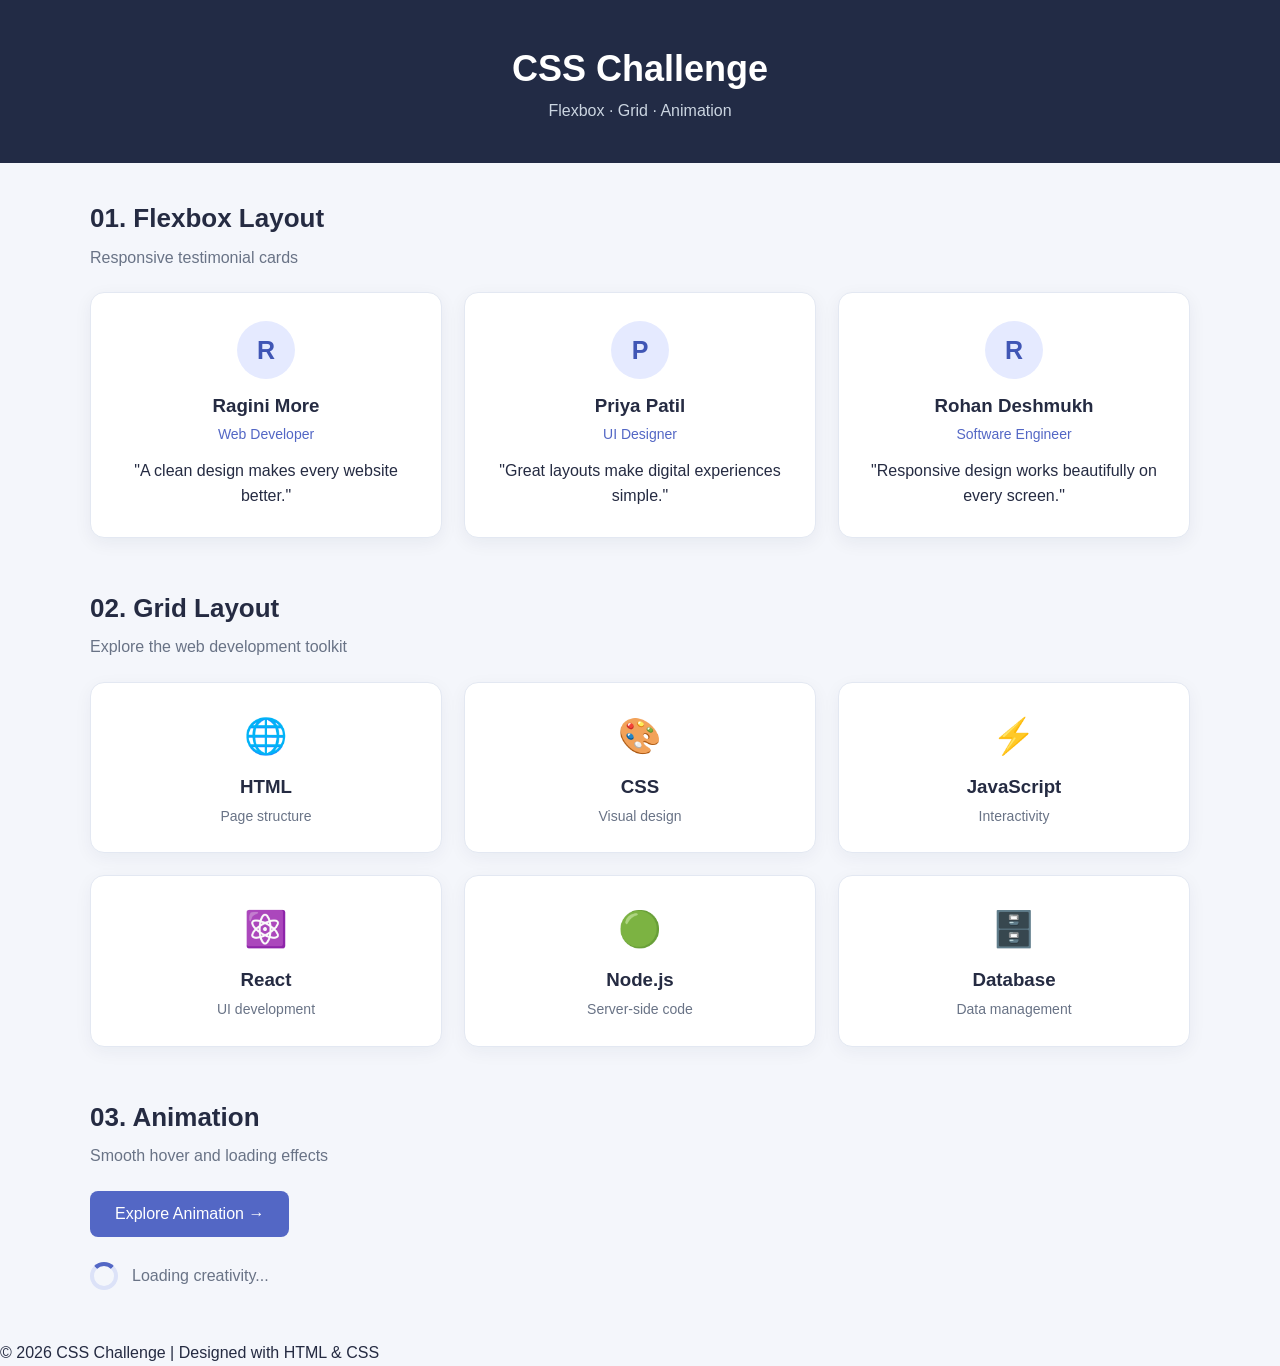
<file: css-challenge/index.html>
<!DOCTYPE html>
<html lang="en">
<head>
    <meta charset="UTF-8">
    <meta name="viewport" content="width=device-width, initial-scale=1.0">
    <title>CSS Challenge</title>
    <link rel="stylesheet" href="style.css">
</head>
<body>

    <header class="header">
        <h1>CSS Challenge</h1>
        <p>Flexbox · Grid · Animation</p>
    </header>

    <main>
        <!-- Flexbox challenge -->
        <section class="section">
            <h2>01. Flexbox Layout</h2>
            <p class="subtitle">Responsive testimonial cards</p>

            <div class="testimonial-container">
                <article class="testimonial-card">
                    <div class="avatar">R</div>
                    <h3>Ragini More</h3>
                    <p class="role">Web Developer</p>
                    <p>"A clean design makes every website better."</p>
                </article>

                <article class="testimonial-card">
                    <div class="avatar">P</div>
                    <h3>Priya Patil</h3>
                    <p class="role">UI Designer</p>
                    <p>"Great layouts make digital experiences simple."</p>
                </article>

                <article class="testimonial-card">
                    <div class="avatar">R</div>
                    <h3>Rohan Deshmukh</h3>
                    <p class="role">Software Engineer</p>
                    <p>"Responsive design works beautifully on every screen."</p>
                </article>
            </div>
        </section>

        <!-- Grid challenge -->
        <section class="section">
            <h2>02. Grid Layout</h2>
            <p class="subtitle">Explore the web development toolkit</p>

            <div class="grid-container">
                <div class="grid-card">
                    <span>🌐</span><h3>HTML</h3>
                    <p>Page structure</p>
                </div>
                <div class="grid-card">
                    <span>🎨</span><h3>CSS</h3>
                    <p>Visual design</p>
                </div>
                <div class="grid-card">
                    <span>⚡</span><h3>JavaScript</h3>
                    <p>Interactivity</p>
                </div>
                <div class="grid-card">
                    <span>⚛️</span><h3>React</h3>
                    <p>UI development</p>
                </div>
                <div class="grid-card">
                    <span>🟢</span><h3>Node.js</h3>
                    <p>Server-side code</p>
                </div>
                <div class="grid-card">
                    <span>🗄️</span><h3>Database</h3>
                    <p>Data management</p>
                </div>
            </div>
        </section>

        <!-- Animation challenge -->
        <section class="section animation-section">
            <h2>03. Animation</h2>
            <p class="subtitle">Smooth hover and loading effects</p>

            <button class="animated-button" id="animateButton">
                Explore Animation →
            </button>

            <div class="loader-area">
                <div class="spinner"></div>
                <p>Loading creativity...</p>
            </div>
        </section>
    </main>

    <footer>
        <p>© 2026 CSS Challenge | Designed with HTML & CSS</p>
    </footer>

    <script src="script.js"></script>
</body>
</html>
</file>
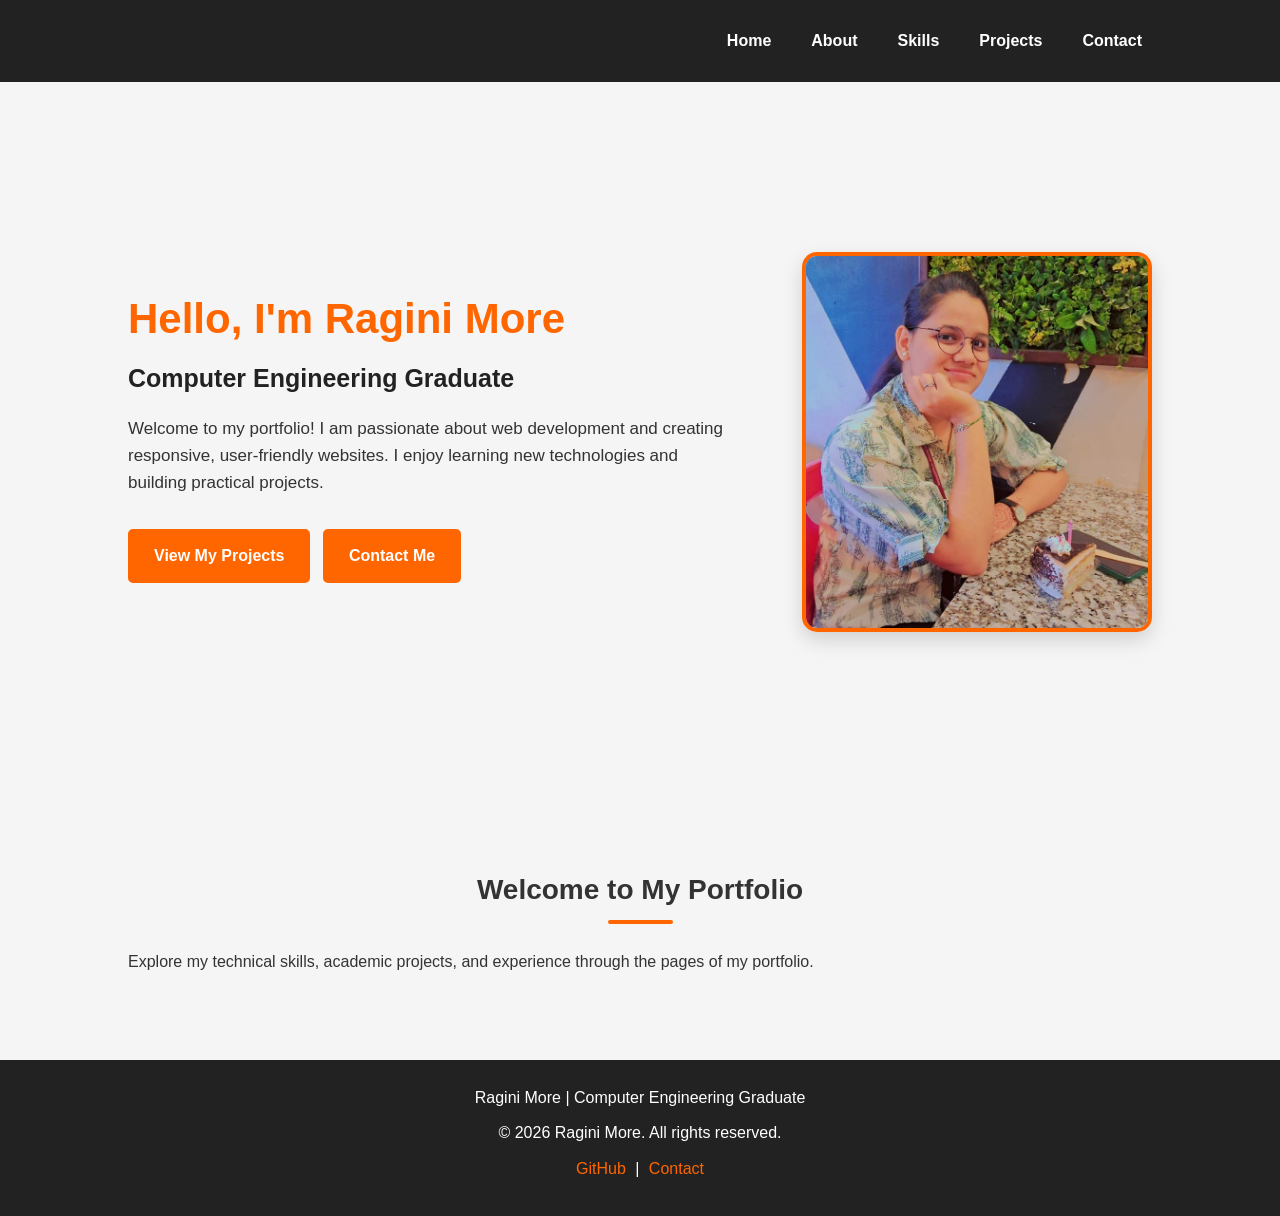
<file: portfolio-website/index.html>
<!DOCTYPE html>
<html lang="en">
<head>
    <meta charset="UTF-8">
    <meta name="viewport" content="width=device-width, initial-scale=1.0">
    <title>Ragini More | Home</title>
    <link rel="stylesheet" href="style.css">
</head>
<body>

    
<header>
    <nav>
        <a href="index.html">Home</a>
        <a href="about.html">About</a>
        <a href="skills.html">Skills</a>
        <a href="projects.html">Projects</a>
        <a href="contact.html">Contact</a>
    </nav>
</header>

    <main>
        <section id="home" class="home">
            <div class="home-content">
                <h1>Hello, I'm Ragini More</h1>
                <h2>Computer Engineering Graduate</h2>

                <p>
                    Welcome to my portfolio! I am passionate about web
                    development and creating responsive, user-friendly
                    websites. I enjoy learning new technologies and
                    building practical projects.
                </p>

                <a href="projects.html" class="button">View My Projects</a>
                <a href="contact.html" class="button">Contact Me</a>
            </div>

            <img
                src="assets/ragini.jpg"
                alt="Ragini More"
                class="ragini-photo"
            >
        </section>

        <section class="gray">
            <h2>Welcome to My Portfolio</h2>
            <p>
                Explore my technical skills, academic projects, and
                experience through the pages of my portfolio.
            </p>
        </section>
    </main>

    <footer>
        <p>Ragini More | Computer Engineering Graduate</p>
        <p>&copy; 2026 Ragini More. All rights reserved.</p>
        <p>
            <a href="https://github.com/raginimore21"
               target="_blank" rel="noopener noreferrer">GitHub</a>
            |
            <a href="contact.html">Contact</a>
        </p>
    </footer>

</body>
</html>
</file>
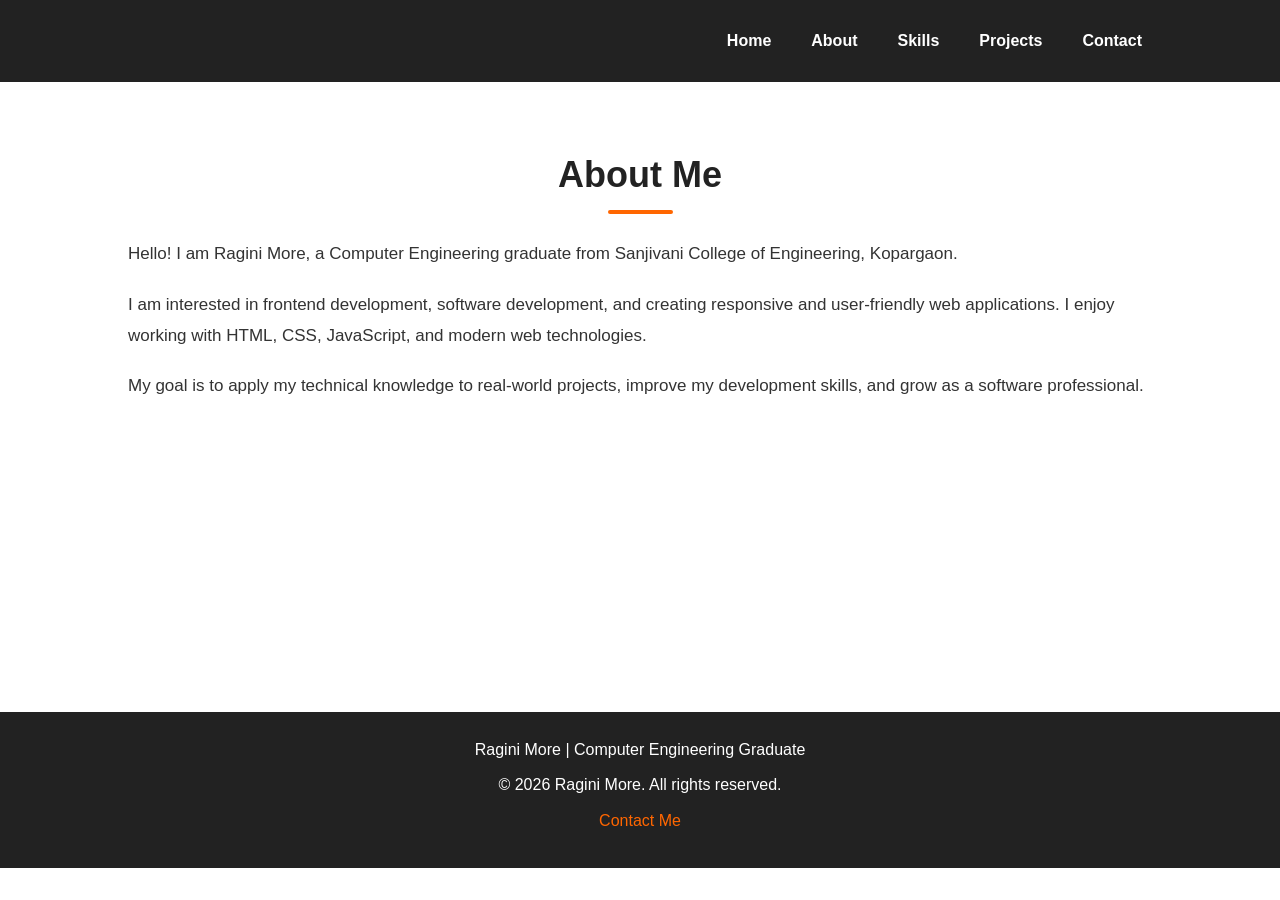
<file: portfolio-website/about.html>
<!DOCTYPE html>
<html lang="en">
<head>
    <meta charset="UTF-8">
    <meta name="viewport" content="width=device-width, initial-scale=1.0">
    <title>Ragini More | About</title>
    <link rel="stylesheet" href="style.css">
</head>
<body>

   
<header>
    <nav>
        <a href="index.html">Home</a>
        <a href="about.html">About</a>
        <a href="skills.html">Skills</a>
        <a href="projects.html">Projects</a>
        <a href="contact.html">Contact</a>
    </nav>
</header>

    <main>
        <section id="about" class="about">
            <h1>About Me</h1>

            <p>
                Hello! I am Ragini More, a Computer Engineering graduate
                from Sanjivani College of Engineering, Kopargaon.
            </p>

            <p>
                I am interested in frontend development, software
                development, and creating responsive and user-friendly
                web applications. I enjoy working with HTML, CSS,
                JavaScript, and modern web technologies.
            </p>

            <p>
                My goal is to apply my technical knowledge to real-world
                projects, improve my development skills, and grow as a
                software professional.
            </p>

          

        
    </main>

    <footer>
        <p>Ragini More | Computer Engineering Graduate</p>
        <p>&copy; 2026 Ragini More. All rights reserved.</p>
        <p><a href="contact.html">Contact Me</a></p>
    </footer>

</body>
</html>
</file>
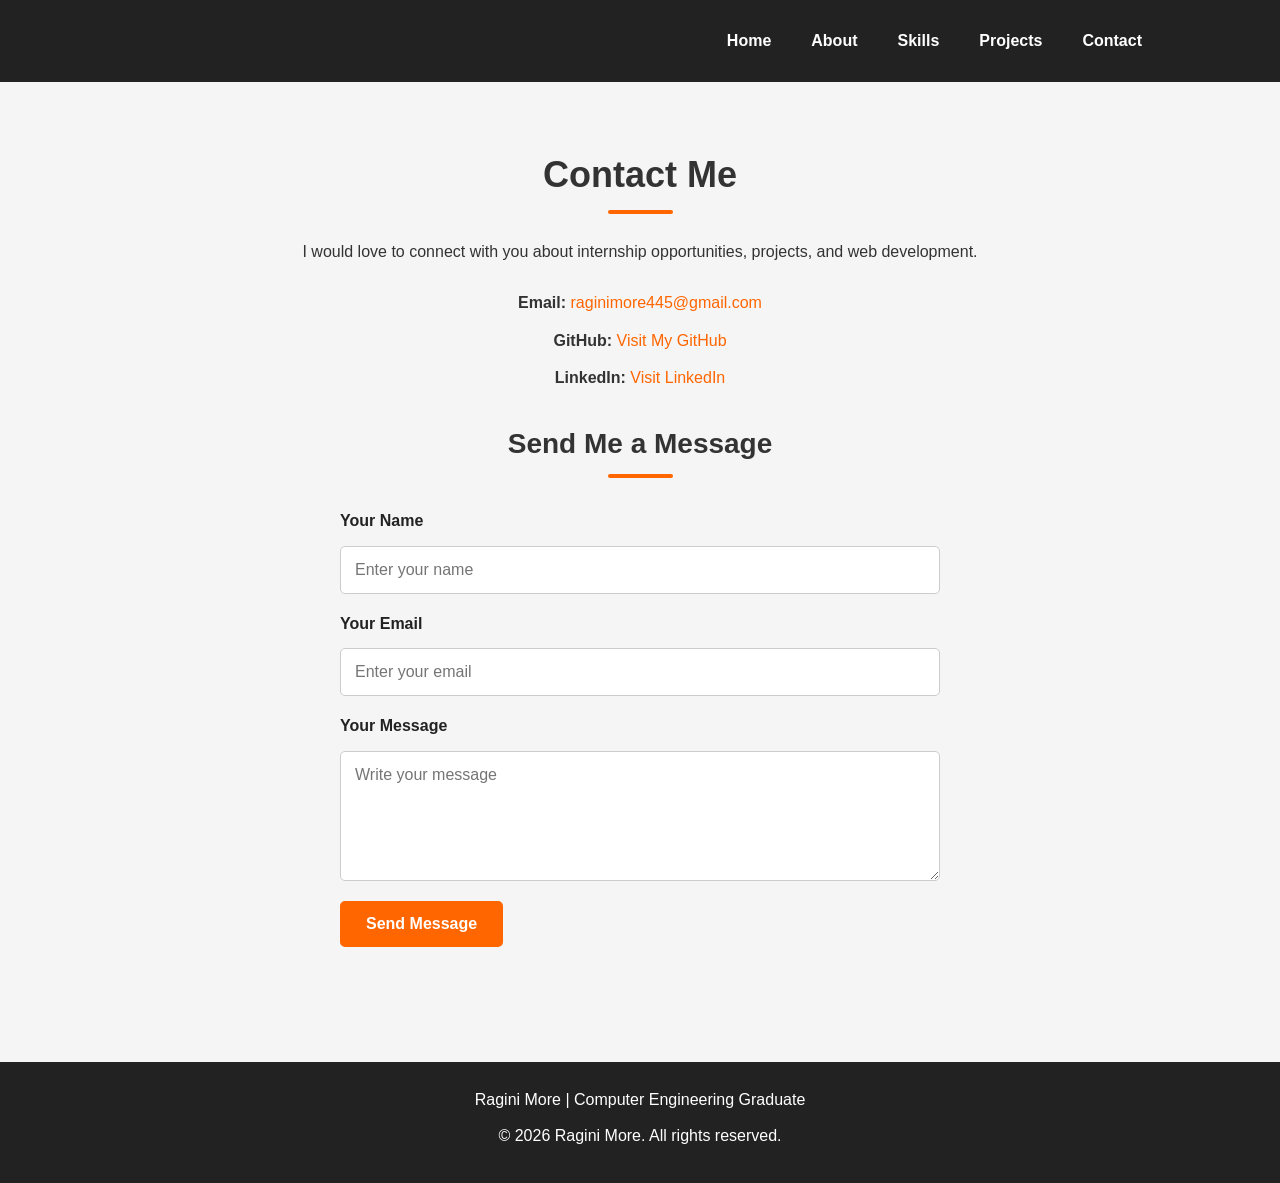
<file: portfolio-website/contact.html>
<!DOCTYPE html>
<html lang="en">
<head>
    <meta charset="UTF-8">
    <meta name="viewport" content="width=device-width, initial-scale=1.0">
    <title>Ragini More | Contact</title>
    <link rel="stylesheet" href="style.css">
</head>
<body>

<header>
    <nav>
        <a href="index.html">Home</a>
        <a href="about.html">About</a>
        <a href="skills.html">Skills</a>
        <a href="projects.html">Projects</a>
        <a href="contact.html">Contact</a>
    </nav>
</header>

    <main>
        <section id="contact" class="contact gray">
            <h1>Contact Me</h1>

            <p>
                I would love to connect with you about internship
                opportunities, projects, and web development.
            </p>

            <div class="contact-details">
                <p>
                    <strong>Email:</strong>
                    <a href="mailto:raginimore445@gmail.com">
                        raginimore445@gmail.com
                    </a>
                </p>

                <p>
                    <strong>GitHub:</strong>
                    <a href="https://github.com/raginimore21"
                       target="_blank" rel="noopener noreferrer">
                        Visit My GitHub
                    </a>
                </p>

                <p>
                    <strong>LinkedIn:</strong>
                    <a href="https://www.linkedin.com/"
                       target="_blank" rel="noopener noreferrer">
                        Visit LinkedIn
                    </a>
                </p>
            </div>

            <h2>Send Me a Message</h2>

            <form id="contactForm">
                <label for="name">Your Name</label>
                <input
                    type="text"
                    id="name"
                    name="name"
                    placeholder="Enter your name"
                    required
                >

                <label for="email">Your Email</label>
                <input
                    type="email"
                    id="email"
                    name="email"
                    placeholder="Enter your email"
                    required
                >

                <label for="message">Your Message</label>
                <textarea
                    id="message"
                    name="message"
                    placeholder="Write your message"
                    rows="5"
                    required
                ></textarea>

                <button type="submit" class="button">
                    Send Message
                </button>

                <p id="result" role="status" aria-live="polite"></p>
            </form>
        </section>
    </main>

    <footer>
        <p>Ragini More | Computer Engineering Graduate</p>
        <p>&copy; 2026 Ragini More. All rights reserved.</p>
    </footer>

    <script src="script.js"></script>
</body>
</html>
</file>
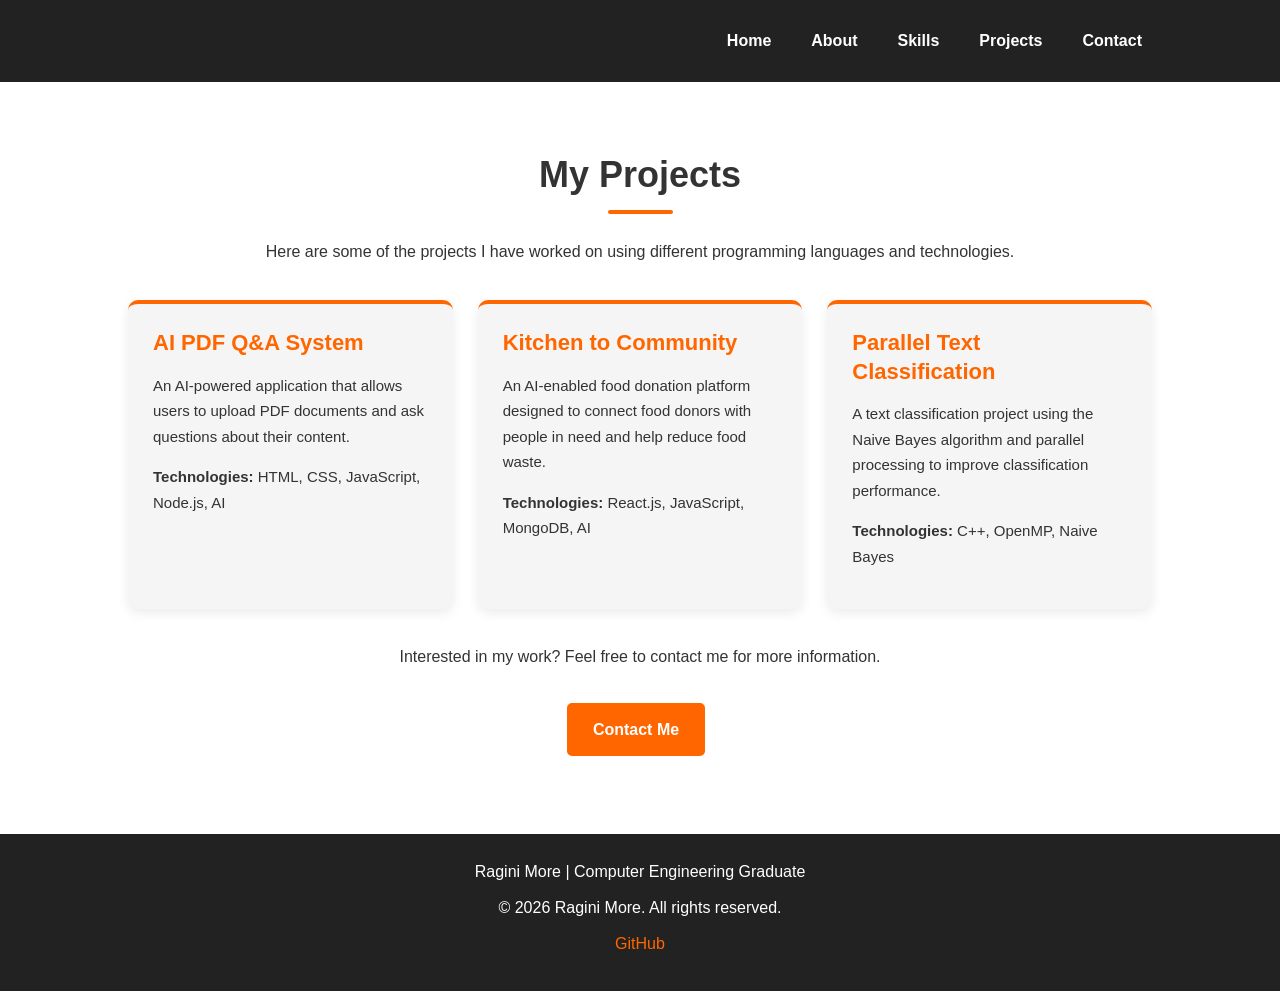
<file: portfolio-website/project.html>
<!DOCTYPE html>
<html lang="en">
<head>
    <meta charset="UTF-8">
    <meta name="viewport" content="width=device-width, initial-scale=1.0">
    <title>Ragini More | Projects</title>
    <link rel="stylesheet" href="style.css">
</head>
<body>

   
<header>
    <nav>
        <a href="index.html">Home</a>
        <a href="about.html">About</a>
        <a href="skills.html">Skills</a>
        <a href="projects.html">Projects</a>
        <a href="contact.html">Contact</a>
    </nav>
</header>

    <main>
        <section id="projects" class="projects-section">
            <h1>My Projects</h1>

            <p>
                Here are some of the projects I have worked on
                using different programming languages and technologies.
            </p>

            <div class="projects">

                <article class="project-card">
                    <h2>AI PDF Q&amp;A System</h2>

                    <p>
                        An AI-powered application that allows users
                        to upload PDF documents and ask questions
                        about their content.
                    </p>

                    <p>
                        <strong>Technologies:</strong>
                        HTML, CSS, JavaScript, Node.js, AI
                    </p>
                </article>

                <article class="project-card">
                    <h2>Kitchen to Community</h2>

                    <p>
                        An AI-enabled food donation platform designed
                        to connect food donors with people in need
                        and help reduce food waste.
                    </p>

                    <p>
                        <strong>Technologies:</strong>
                        React.js, JavaScript, MongoDB, AI
                    </p>
                </article>

                <article class="project-card">
                    <h2>Parallel Text Classification</h2>

                    <p>
                        A text classification project using the
                        Naive Bayes algorithm and parallel processing
                        to improve classification performance.
                    </p>

                    <p>
                        <strong>Technologies:</strong>
                        C++, OpenMP, Naive Bayes
                    </p>
                </article>

            </div>

            <p class="project-note">
                Interested in my work? Feel free to contact me
                for more information.
            </p>

            <a href="contact.html" class="button">Contact Me</a>
        </section>
    </main>

    <footer>
        <p>Ragini More | Computer Engineering Graduate</p>
        <p>&copy; 2026 Ragini More. All rights reserved.</p>
        <p>
            <a href="https://github.com/raginimore21"
               target="_blank" rel="noopener noreferrer">GitHub</a>
        </p>
    </footer>

</body>
</html>
</file>
<file: css-challenge/style.css>
/* General Styles */
* {
    margin: 0;
    padding: 0;
    box-sizing: border-box;
}

html {
    scroll-behavior: smooth;
}

body {
    font-family: Arial, sans-serif;
    background: #f4f6fb;
    color: #252b42;
    line-height: 1.6;
}

.header {
    text-align: center;
    background: #222b45;
    color: white;
    padding: 40px 20px;
}

.header h1 {
    font-size: 36px;
}

.header p {
    color: #cbd5e1;
}

main {
    width: 90%;
    max-width: 1100px;
    margin: 35px auto;
}

.section {
    margin-bottom: 50px;
}

.section h2 {
    font-size: 26px;
    margin-bottom: 5px;
}

.subtitle {
    color: #697386;
    margin-bottom: 22px;
}

/* 1. Flexbox Layout */
.testimonial-container {
    display: flex;
    justify-content: center;
    align-items: stretch;
    gap: 22px;
    flex-wrap: wrap;
}

.testimonial-card {
    flex: 1 1 250px;
    min-width: 0;
    background: white;
    padding: 28px 22px;
    border-radius: 14px;
    text-align: center;
    border: 1px solid #e3e8f2;
    box-shadow: 0 5px 18px rgba(25, 40, 75, 0.06);
    transition: transform 0.3s ease,
                box-shadow 0.3s ease;
}

.testimonial-card:hover {
    transform: translateY(-7px);
    box-shadow: 0 12px 25px rgba(25, 40, 75, 0.13);
}

.avatar {
    width: 58px;
    height: 58px;
    margin: 0 auto 12px;
    border-radius: 50%;
    display: grid;
    place-items: center;
    background: #e5eaff;
    color: #4056b5;
    font-size: 25px;
    font-weight: bold;
}

.testimonial-card h3 {
    margin-bottom: 2px;
}

.role {
    color: #5367c5;
    font-size: 14px;
    margin-bottom: 12px;
}

/* 2. Grid Layout */
.grid-container {
    display: grid;
    grid-template-columns: repeat(3, minmax(0, 1fr));
    gap: 22px;
}

.grid-card {
    background: white;
    border: 1px solid #e3e8f2;
    padding: 25px 15px;
    text-align: center;
    border-radius: 14px;
    box-shadow: 0 5px 18px rgba(25, 40, 75, 0.05);
    transition: transform 0.3s ease,
                border-color 0.3s ease;
}

.grid-card:hover {
    transform: translateY(-5px);
    border-color: #6878db;
}

.grid-card span {
    font-size: 35px;
}

.grid-card h3 {
    margin: 8px 0 3px;
}

.grid-card p {
    color: #697386;
    font-size: 14px;
}

/* 3. ANIMATION */
.animated-button {
    padding: 14px 25px;
    border: none;
    border-radius: 8px;
    background: #5367c5;
    color: white;
    font-size: 16px;
    cursor: pointer;
    transition: transform 0.3s ease,
                background 0.3s ease;
}

.animated-button:hover {
    background: #3548a3;
    transform: scale(1.05);
}

.animated-button:focus-visible {
    outline: 3px solid #9daaf4;
    outline-offset: 4px;
}

.loader-area {
    display: flex;
    align-items: center;
    gap: 14px;
    margin-top: 25px;
    color: #697386;
}

.spinner {
    width: 28px;
    height: 28px;
    border: 4px solid #dce2f8;
    border-top-color: #5367c5;
    border-radius: 50%;
    animation: spin 0.8s linear infinite;
}

@keyframes spin {
    to {
        transform: rotate(360deg);
    }
}

/* TABLET */
@media (max-width: 768px) {
    main {
        width: 92%;
    }

    .grid-container {
        grid-template-columns: repeat(2, minmax(0, 1fr));
    }
}

/* Mobile */
@media (max-width: 600px) {
    .header h1 {
        font-size: 28px;
    }

    .section h2 {
        font-size: 22px;
    }

    .testimonial-container {
        flex-direction: column;
        align-items: stretch;
    }

    .testimonial-card {
        flex: 1 1 auto;
        width: 100%;
    }

    .grid-container {
        grid-template-columns: 1fr;
    }

    .animated-button {
        max-width: 100%;
    }
}

/* Reduced Motion Accessibility */
@media (prefers-reduced-motion: reduce) {
    *,
    *::before,
    *::after {
        animation-duration: 0.01ms !important;
        animation-iteration-count: 1 !important;
        scroll-behavior: auto !important;
        transition-duration: 0.01ms !important;
    }
}
</file>
<file: portfolio-website/style.css>
/*GENERAL STYLING*/

* {
    margin: 0;
    padding: 0;
    box-sizing: border-box;
}

html {
    scroll-behavior: smooth;
}

body {
    font-family: Arial, sans-serif;
    color: #333;
    background-color: #fff;
    line-height: 1.6;
}

h1,
h2,
h3 {
    line-height: 1.3;
}

h1 {
    font-size: 36px;
    margin-bottom: 20px;
}

h2 {
    font-size: 28px;
    margin-bottom: 20px;
}

h3 {
    font-size: 20px;
    margin-bottom: 10px;
}

p {
    margin-bottom: 15px;
}

a {
    text-decoration: none;
    color: #ff6600;
}

a:hover {
    color: #cc5200;
}

img {
    max-width: 100%;
    display: block;
}


/*HEADER AND NAVIGATION*/

header {
    background-color: #222;
    color: white;
    padding: 20px 10%;
    display: flex;
    justify-content: flex-end;
    align-items: center;
    flex-wrap: wrap;
    gap: 15px;
}

nav {
    display: flex;
    align-items: center;
    justify-content: center;
    flex-wrap: wrap;
    gap: 10px;
}

nav a {
    color: white;
    font-size: 16px;
    font-weight: bold;
    margin-left: 10px;
    padding: 8px 10px;
    transition: color 0.3s ease;
}

nav a:hover,
nav a[aria-current="page"] {
    color: #ff6600;
}


/*COMMON SECTIONS*/

section {
    padding: 70px 10%;
}

.gray {
    background-color: #f5f5f5;
}

section > h1,
section > h2 {
    text-align: center;
}

section > h1::after,
section > h2::after {
    content: "";
    display: block;
    width: 65px;
    height: 4px;
    background-color: #ff6600;
    margin: 12px auto 25px;
    border-radius: 5px;
}


/*HOME PAGE*/

.home {
    min-height: 80vh;
    display: flex;
    justify-content: space-between;
    align-items: center;
    gap: 40px;
    background-color: #f5f5f5;
}

.home-content {
    flex: 1;
    max-width: 600px;
}

.home h1 {
    color: #ff6600;
    font-size: 42px;
    margin-bottom: 15px;
}

.home h2 {
    font-size: 25px;
    color: #222;
    margin-bottom: 20px;
}

.home p {
    font-size: 17px;
    margin-bottom: 25px;
}

.ragini-photo {
    width: 350px;
    height: 380px;
    object-fit: cover;
    object-position: center;
    border-radius: 15px;
    border: 4px solid #ff6600;
    box-shadow: 0 8px 20px rgba(0, 0, 0, 0.15);
}


/*BUTTONS*/

.button {
    display: inline-block;
    background-color: #ff6600;
    color: white;
    padding: 12px 24px;
    margin: 8px 8px 8px 0;
    border: 2px solid #ff6600;
    border-radius: 5px;
    font-size: 16px;
    font-weight: bold;
    cursor: pointer;
    text-align: center;
    transition: background-color 0.3s ease,
                color 0.3s ease,
                transform 0.3s ease;
}

.button:hover {
    background-color: #222;
    border-color: #222;
    color: white;
    transform: translateY(-2px);
}


/*ABOUT PAGE*/

.about {
    background-color: white;
    min-height: 70vh;
}

.about h1 {
    text-align: center;
    color: #222;
}

.about p {
    font-size: 17px;
    line-height: 1.8;
    margin-bottom: 20px;
}

.about h2 {
    margin-top: 35px;
    color: #ff6600;
    text-align: left;
}

.about h2::after {
    display: none;
}


/* ==============================
   SKILLS PAGE
============================== */

.skills-page {
    background-color: #f5f5f5;
    min-height: 85vh;
    padding: 80px 10%;
}

.skills-page > h1 {
    text-align: center;
    color: #333;
    font-size: 36px;
    margin-bottom: 60px;
}

.skills-page > h1::after {
    content: "";
    display: block;
    width: 80px;
    height: 5px;
    background-color: #ff6600;
    margin: 16px auto 0;
    border-radius: 5px;
}

.skills-grid {
    display: grid;
    grid-template-columns: repeat(4, minmax(0, 1fr));
    gap: 30px;
    margin-top: 30px;
}

.skills-page .skills-grid {
    margin-top: 0;
}

.skill-card {
    background-color: white;
    padding: 25px 15px;
    border-radius: 10px;
    text-align: center;
    border: 1px solid #e5e5e5;
    box-shadow: 0 4px 12px rgba(0, 0, 0, 0.08);
    transition: transform 0.3s ease,
                box-shadow 0.3s ease;
}

.skills-page .skill-card {
    min-height: 185px;
    padding: 30px 15px;
    border-radius: 13px;
    display: flex;
    flex-direction: column;
    justify-content: center;
    align-items: center;
}

.skill-card:hover {
    transform: translateY(-7px);
    box-shadow: 0 8px 18px rgba(0, 0, 0, 0.15);
}

.skills-page .skill-card:hover {
    transform: translateY(-5px);
    box-shadow: 0 10px 22px rgba(0, 0, 0, 0.12);
}

.skill-card img {
    width: 60px;
    height: 60px;
    object-fit: contain;
    margin: 0 auto 15px;
}

.skills-page .skill-card img {
    width: 75px;
    height: 75px;
}

.skill-card h3 {
    font-size: 17px;
    color: #222;
    margin-bottom: 0;
}

.skills-page .skill-card h3 {
    font-size: 20px;
    font-weight: bold;
    color: #111;
}

.skills-intro {
    max-width: 750px;
    margin: 0 auto 35px;
    text-align: center;
    font-size: 17px;
}


/*PROJECTS PAGE*/

.projects-section {
    text-align: center;
    background-color: #fff;
    min-height: 75vh;
}

.projects-section > p {
    max-width: 750px;
    margin: 0 auto 25px;
}

.projects {
    display: grid;
    grid-template-columns: repeat(3, minmax(0, 1fr));
    gap: 25px;
    margin: 35px 0;
    text-align: left;
}

.project-card {
    background-color: #f5f5f5;
    padding: 25px;
    border-radius: 10px;
    border-top: 4px solid #ff6600;
    box-shadow: 0 4px 12px rgba(0, 0, 0, 0.08);
    transition: transform 0.3s ease,
                box-shadow 0.3s ease;
}

.project-card:hover {
    transform: translateY(-7px);
    box-shadow: 0 8px 18px rgba(0, 0, 0, 0.15);
}

.project-card h2 {
    color: #ff6600;
    font-size: 22px;
    margin-bottom: 15px;
}

.project-card p {
    font-size: 15px;
    line-height: 1.7;
}

.project-note {
    margin-top: 25px;
}


/*CONTACT PAGE*/

.contact {
    background-color: #f5f5f5;
    min-height: 70vh;
}

.contact > p {
    text-align: center;
    max-width: 700px;
    margin: 0 auto 25px;
}

.contact-details {
    text-align: center;
    margin: 25px 0 35px;
}

.contact-details p {
    margin-bottom: 12px;
    overflow-wrap: anywhere;
}

.contact h2 {
    margin-top: 30px;
}

.contact form {
    max-width: 600px;
    margin: 25px auto 0;
    display: flex;
    flex-direction: column;
    gap: 12px;
}

.contact label {
    font-weight: bold;
    color: #222;
    margin-top: 5px;
}

.contact input,
.contact textarea {
    width: 100%;
    padding: 14px;
    border: 1px solid #ccc;
    border-radius: 5px;
    font-family: Arial, sans-serif;
    font-size: 16px;
    background-color: white;
    color: #333;
}

.contact textarea {
    resize: vertical;
    min-height: 130px;
}

.contact input:focus,
.contact textarea:focus {
    outline: none;
    border-color: #ff6600;
    box-shadow: 0 0 5px rgba(255, 102, 0, 0.3);
}

.contact form .button {
    align-self: flex-start;
}

#result {
    font-weight: bold;
    margin-top: 10px;
}


/*FOOTER*/

footer {
    background-color: #222;
    color: white;
    text-align: center;
    padding: 25px 10%;
}

footer p {
    margin-bottom: 10px;
}

footer a {
    color: #ff6600;
    margin: 0 5px;
}

footer a:hover {
    color: white;
}


/*ACCESSIBILITY*/

a:focus-visible,
button:focus-visible,
input:focus-visible,
textarea:focus-visible {
    outline: 3px solid #ff6600;
    outline-offset: 3px;
}


/*OTHER SKILLS (OPTIONAL)*/

.other-skills {
    display: flex;
    justify-content: center;
    flex-wrap: wrap;
    gap: 15px;
    margin-top: 25px;
}

.other-skills span {
    display: inline-block;
    background-color: white;
    color: #333;
    border: 1px solid #ff6600;
    border-radius: 25px;
    padding: 10px 18px;
    font-weight: bold;
}

.other-skills span:hover {
    background-color: #ff6600;
    color: white;
}

.skills-cta {
    text-align: center;
    background-color: #fff;
}


/*TABLET RESPONSIVE DESIGN*/

@media (max-width: 900px) {
    header {
        padding: 18px 5%;
        justify-content: center;
    }

    section {
        padding: 55px 6%;
    }

    .home {
        flex-wrap: wrap;
        justify-content: center;
        text-align: center;
    }

    .home-content {
        max-width: 100%;
    }

    .ragini-photo {
        width: 300px;
        height: 320px;
    }

    .skills-grid {
        grid-template-columns: repeat(2, minmax(0, 1fr));
    }

    .projects {
        grid-template-columns: repeat(2, minmax(0, 1fr));
    }
}


/*MOBILE RESPONSIVE DESIGN */

@media (max-width: 600px) {
    header {
        padding: 15px 4%;
    }

    nav {
        gap: 5px;
    }

    nav a {
        margin-left: 0;
        padding: 7px;
        font-size: 14px;
    }

    section {
        padding: 40px 5%;
    }

    h1 {
        font-size: 29px;
    }

    h2 {
        font-size: 23px;
    }

    .home {
        flex-direction: column;
        gap: 25px;
        min-height: auto;
    }

    .home h1 {
        font-size: 32px;
    }

    .home h2 {
        font-size: 21px;
    }

    .home p {
        font-size: 16px;
    }

    .ragini-photo {
        width: 220px;
        height: 250px;
    }

    .skills-grid {
        grid-template-columns: repeat(2, minmax(0, 1fr));
        gap: 15px;
    }

    .skill-card {
        padding: 20px 10px;
    }

    .skill-card img {
        width: 45px;
        height: 45px;
    }

    .skill-card h3 {
        font-size: 15px;
    }

    .skills-page {
        padding: 45px 5%;
    }

    .skills-page > h1 {
        font-size: 28px;
        margin-bottom: 35px;
    }

    .skills-page .skills-grid {
        gap: 15px;
    }

    .skills-page .skill-card {
        min-height: 150px;
        padding: 20px 8px;
    }

    .skills-page .skill-card img {
        width: 55px;
        height: 55px;
    }

    .skills-page .skill-card h3 {
        font-size: 16px;
    }

    .projects {
        grid-template-columns: 1fr;
        gap: 20px;
    }

    .project-card {
        padding: 20px;
    }

    .button {
        padding: 10px 16px;
        font-size: 14px;
    }

    .contact form .button {
        width: 100%;
    }

    footer {
        padding: 22px 5%;
        font-size: 14px;
    }

    .other-skills {
        gap: 10px;
    }

    .other-skills span {
        padding: 8px 12px;
        font-size: 14px;
    }
}


/* MOBILE SCREENS */

@media (max-width: 360px) {
    .skills-grid {
        grid-template-columns: 1fr;
    }

    .home h1 {
        font-size: 28px;
    }

    nav a {
        font-size: 13px;
        padding: 6px;
    }

    .skills-page .skills-grid {
        grid-template-columns: 1fr;
    }
}
</file>
